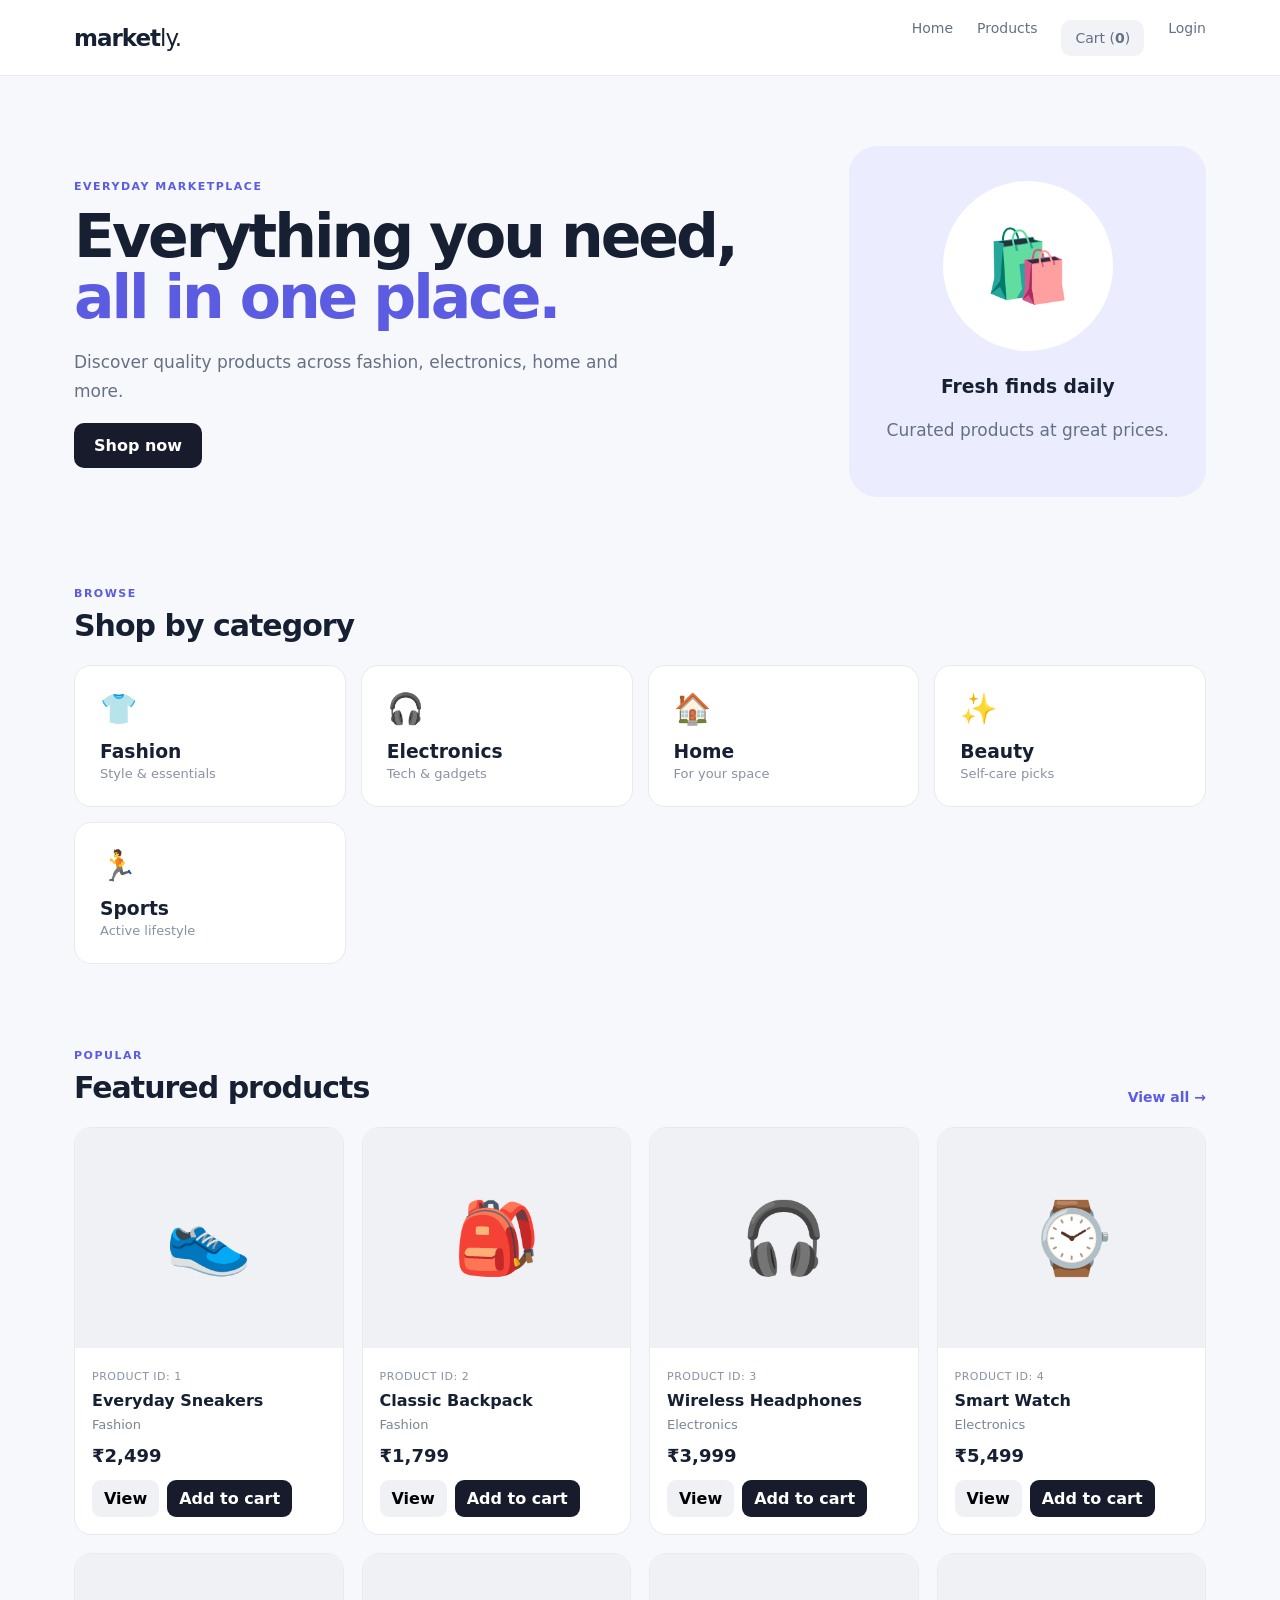
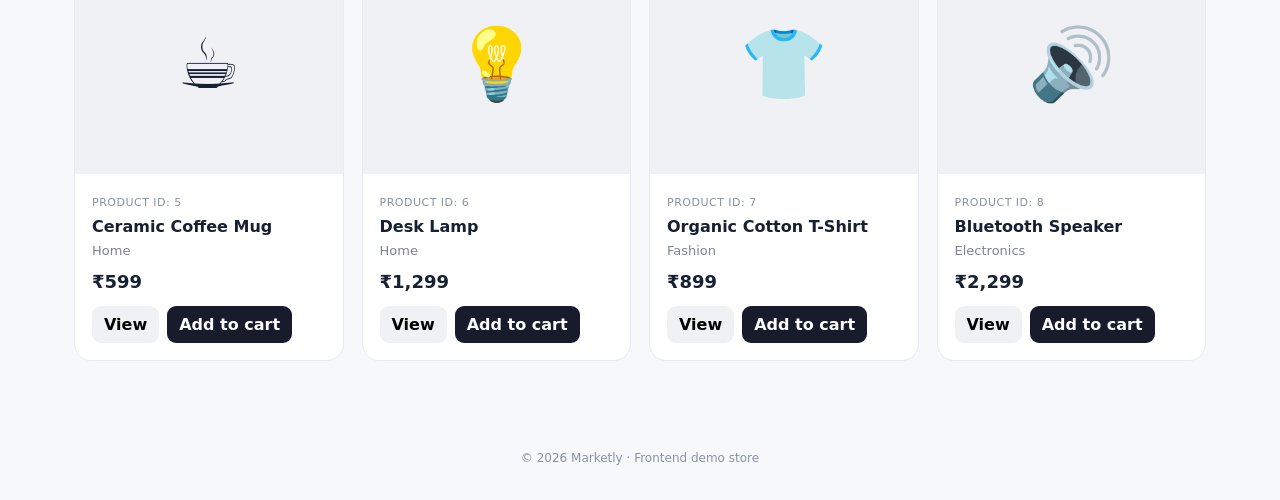
<file: index.html>
<!DOCTYPE html>
<html lang="en">
<head><meta charset="UTF-8"><meta name="viewport" content="width=device-width,initial-scale=1.0">
<title>Marketly - Home</title><link rel="stylesheet" href="css/style.css">
<script src='https://cdn.c360a.salesforce.com/beacon/c360a/70d3a9cb-b0b5-4508-a730-c680a7f2ce07/scripts/c360a.min.js'></script>
</head>
<body>
<div id="header"></div>
<main>
<section class="hero"><div><span class="eyebrow">EVERYDAY MARKETPLACE</span><h1>Everything you need,<br><span>all in one place.</span></h1><p>Discover quality products across fashion, electronics, home and more.</p><a class="btn" href="products.html">Shop now</a></div><div class="hero-card"><div class="hero-circle">🛍️</div><h3>Fresh finds daily</h3><p>Curated products at great prices.</p></div></section>
<section class="section"><div class="section-head"><div><span class="eyebrow">BROWSE</span><h2>Shop by category</h2></div></div><div id="categories" class="category-grid"></div></section>
<section class="section"><div class="section-head"><div><span class="eyebrow">POPULAR</span><h2>Featured products</h2></div><a href="products.html" class="text-link">View all →</a></div><div id="featured" class="product-grid"></div></section>
</main><div id="footer"></div><script src="js/data.js"></script><script src="js/app.js"></script></body></html>
</file>
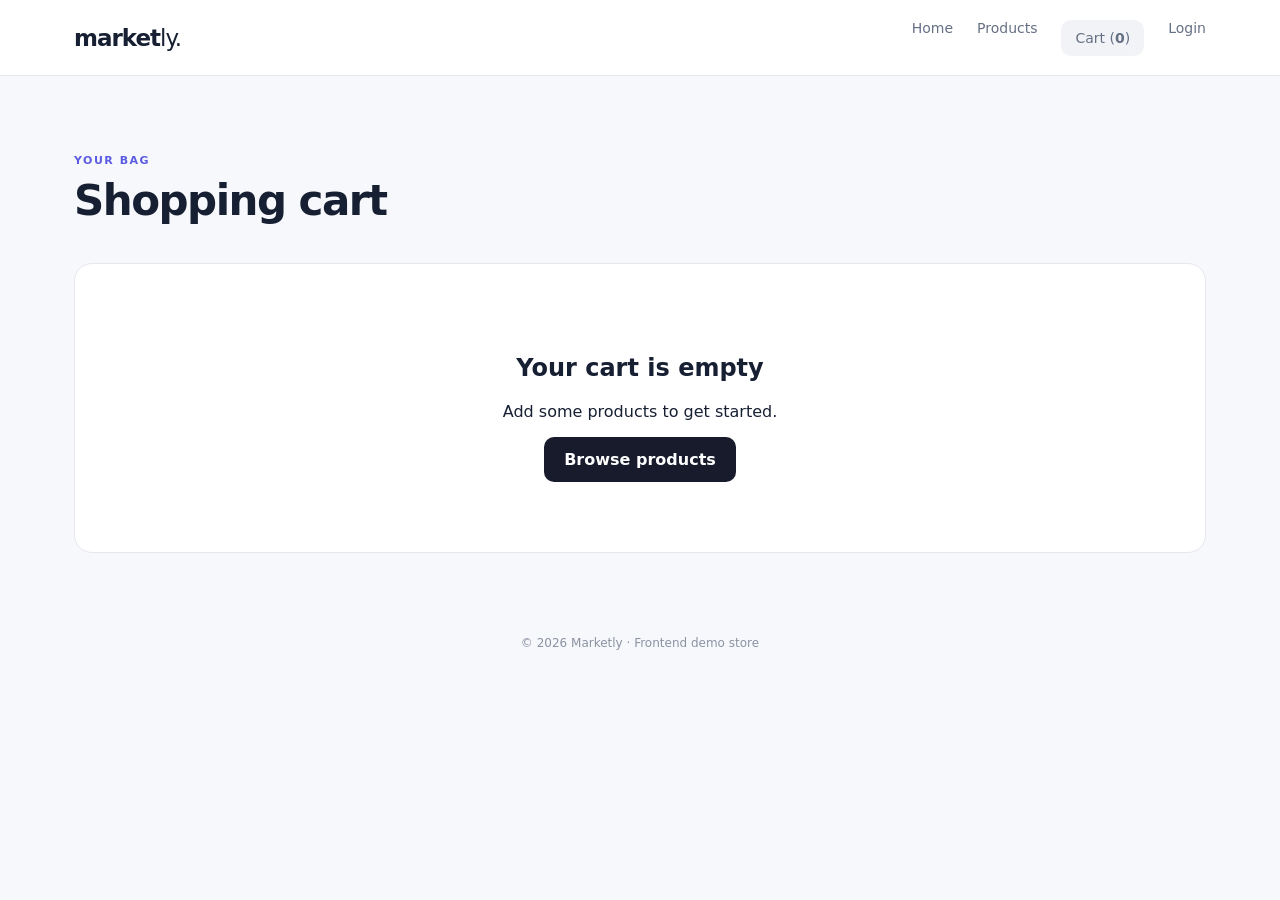
<file: cart.html>
<!DOCTYPE html>
<html lang="en">

<head>
    <meta charset="UTF-8">
    <meta name="viewport" content="width=device-width,initial-scale=1.0">
    <title>Marketly - Cart</title>
    <script src='https://cdn.c360a.salesforce.com/beacon/c360a/70d3a9cb-b0b5-4508-a730-c680a7f2ce07/scripts/c360a.min.js'></script>

    <link rel="stylesheet" href="css/style.css">
</head>

<body>
    <div id="header"></div>
    <main class="container">
        <div class="page-title"><span class="eyebrow">YOUR BAG</span>
            <h1>Shopping cart</h1>
        </div>
        <div id="cartContent"></div>
    </main>
    <div id="footer"></div>
    <script src="js/data.js"></script>
    <script src="js/app.js"></script>
    <script>window.addEventListener('DOMContentLoaded', () => renderCart())</script>
</body>

</html>
</file>
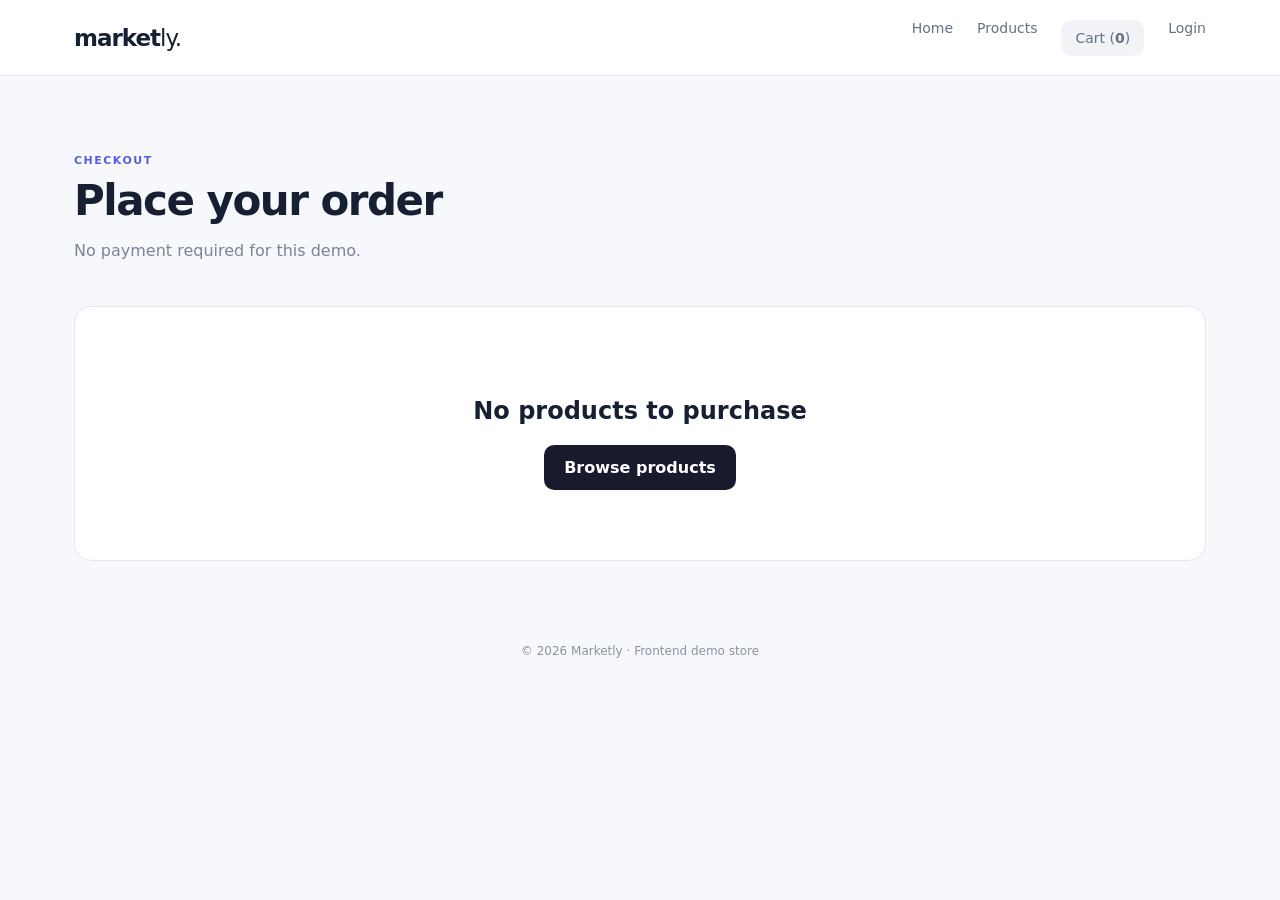
<file: checkout.html>
<!DOCTYPE html>
<html lang="en">

<head>
    <meta charset="UTF-8">
    <meta name="viewport" content="width=device-width,initial-scale=1.0">
    <title>Marketly - Purchase</title>
    <script src='https://cdn.c360a.salesforce.com/beacon/c360a/70d3a9cb-b0b5-4508-a730-c680a7f2ce07/scripts/c360a.min.js'></script>

    <link rel="stylesheet" href="css/style.css">
</head>

<body>
    <div id="header"></div>
    <main class="container">
        <div class="page-title"><span class="eyebrow">CHECKOUT</span>
            <h1>Place your order</h1>
            <p>No payment required for this demo.</p>
        </div>
        <div id="checkoutContent"></div>
    </main>
    <div id="footer"></div>
    <script src="js/data.js"></script>
    <script src="js/app.js"></script>
    <script>window.addEventListener('DOMContentLoaded', () => renderCheckout())</script>
</body>

</html>
</file>
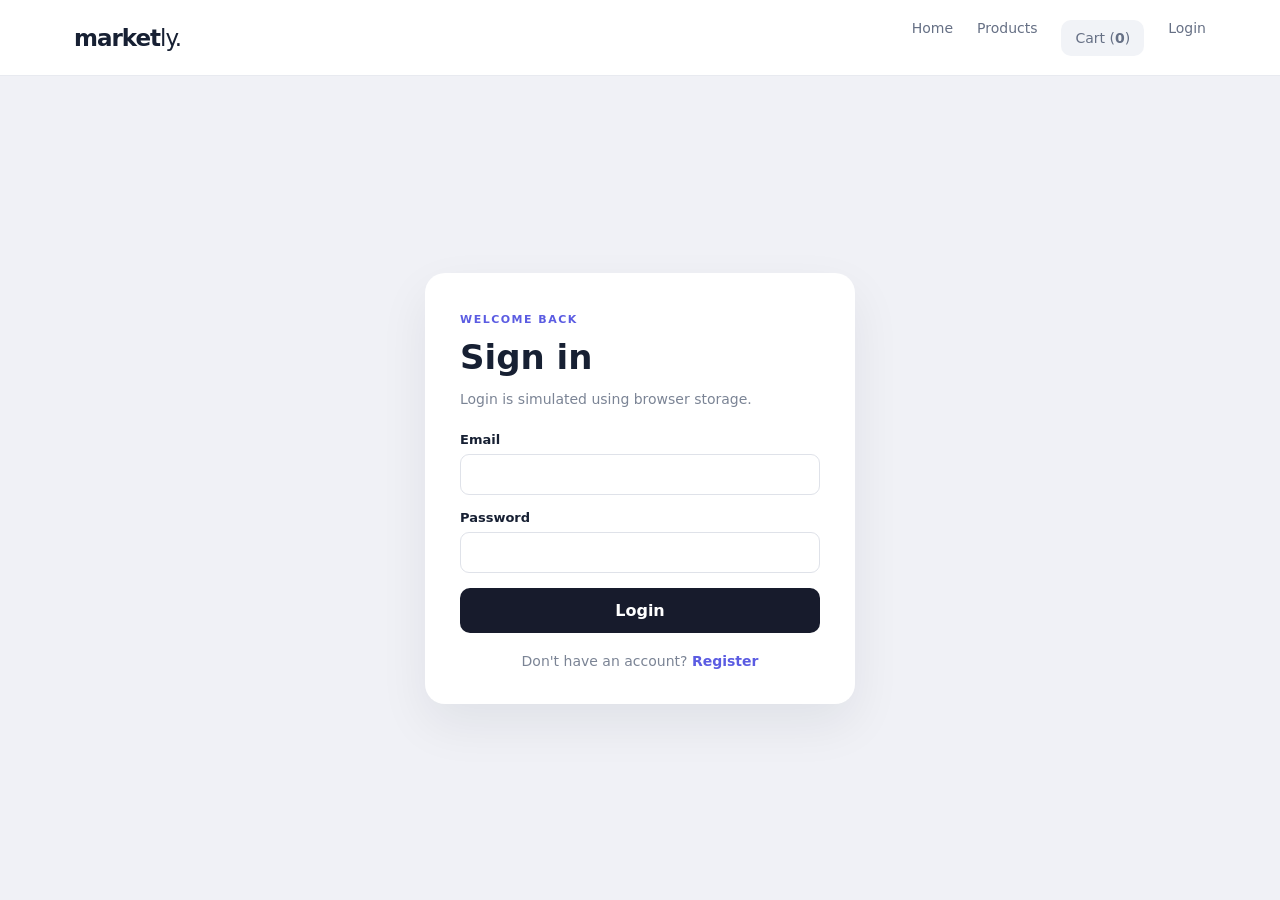
<file: login.html>
<!DOCTYPE html>
<html lang="en">

<head>
    <meta charset="UTF-8">
    <meta name="viewport" content="width=device-width,initial-scale=1.0">
    <title>Marketly - Login</title>
    <script src='https://cdn.c360a.salesforce.com/beacon/c360a/70d3a9cb-b0b5-4508-a730-c680a7f2ce07/scripts/c360a.min.js'></script>

    <link rel="stylesheet" href="css/style.css">
</head>

<body class="auth-bg">
    <div id="header"></div>
    <main class="auth-wrap">
        <form id="loginForm" class="auth-card"><span class="eyebrow">WELCOME BACK</span>
            <h1>Sign in</h1>
            <p>Login is simulated using browser storage.</p><label>Email<input id="email" type="email"
                    required></label><label>Password<input id="password" type="password" required></label><button
                class="btn full" type="submit">Login</button>
            <p class="auth-foot">Don't have an account? <a href="register.html">Register</a></p>
        </form>
    </main>
    <script src="js/data.js"></script>
    <script src="js/app.js"></script>
    <script>window.addEventListener('DOMContentLoaded', () => initLogin())</script>
</body>

</html>
</file>
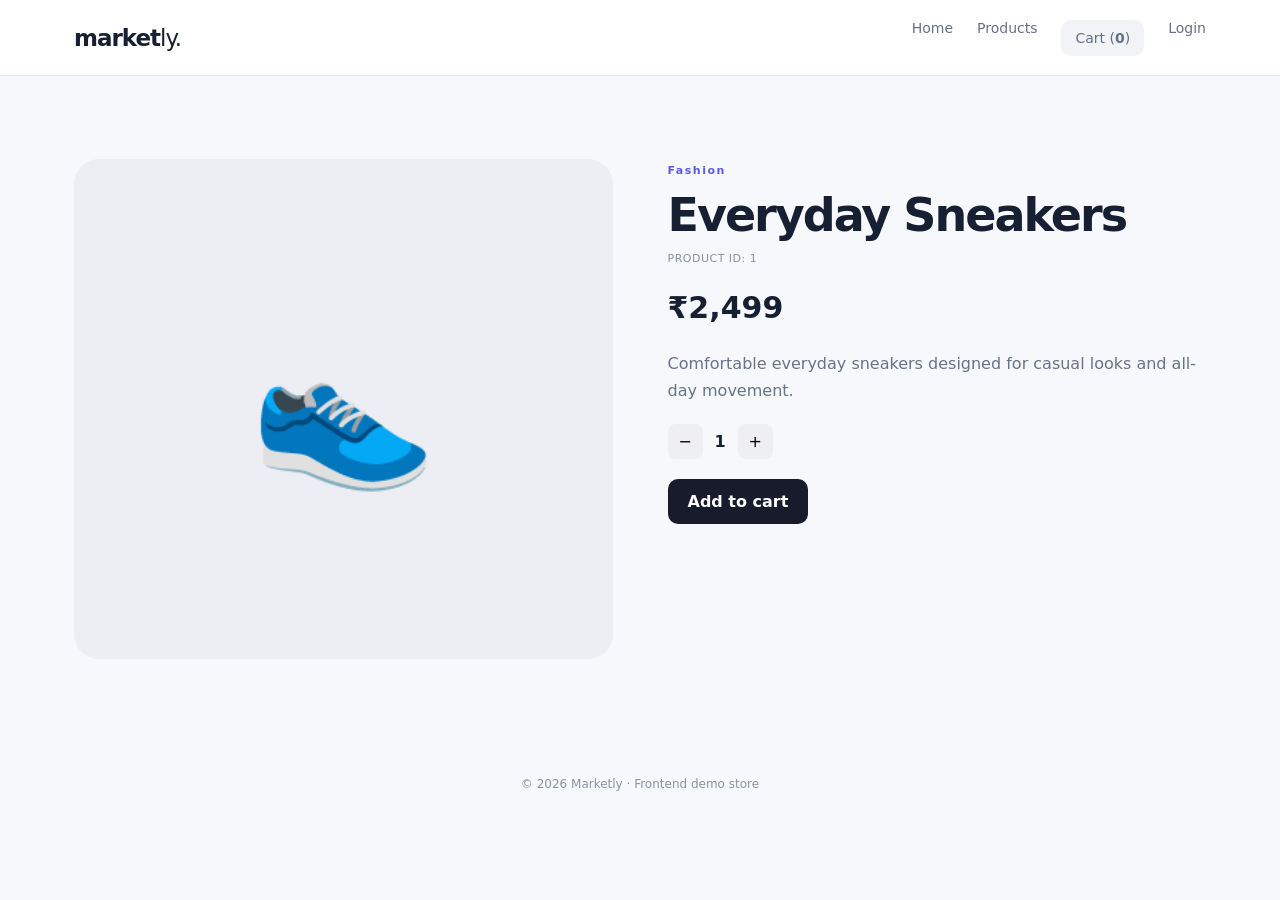
<file: product.html>
<!DOCTYPE html>
<html lang="en">

<head>
    <meta charset="UTF-8">
    <meta name="viewport" content="width=device-width,initial-scale=1.0">
    <title>Marketly - Product</title>
    <script src='https://cdn.c360a.salesforce.com/beacon/c360a/70d3a9cb-b0b5-4508-a730-c680a7f2ce07/scripts/c360a.min.js'></script>

    <link rel="stylesheet" href="css/style.css">
</head>

<body>
    <div id="header"></div>
    <main class="container">
        <div id="productDetail"></div>
    </main>
    <div id="footer"></div>
    <script src="js/data.js"></script>
    <script src="js/app.js"></script>
    <script>window.addEventListener('DOMContentLoaded', () => initProductDetail())</script>
</body>

</html>
</file>
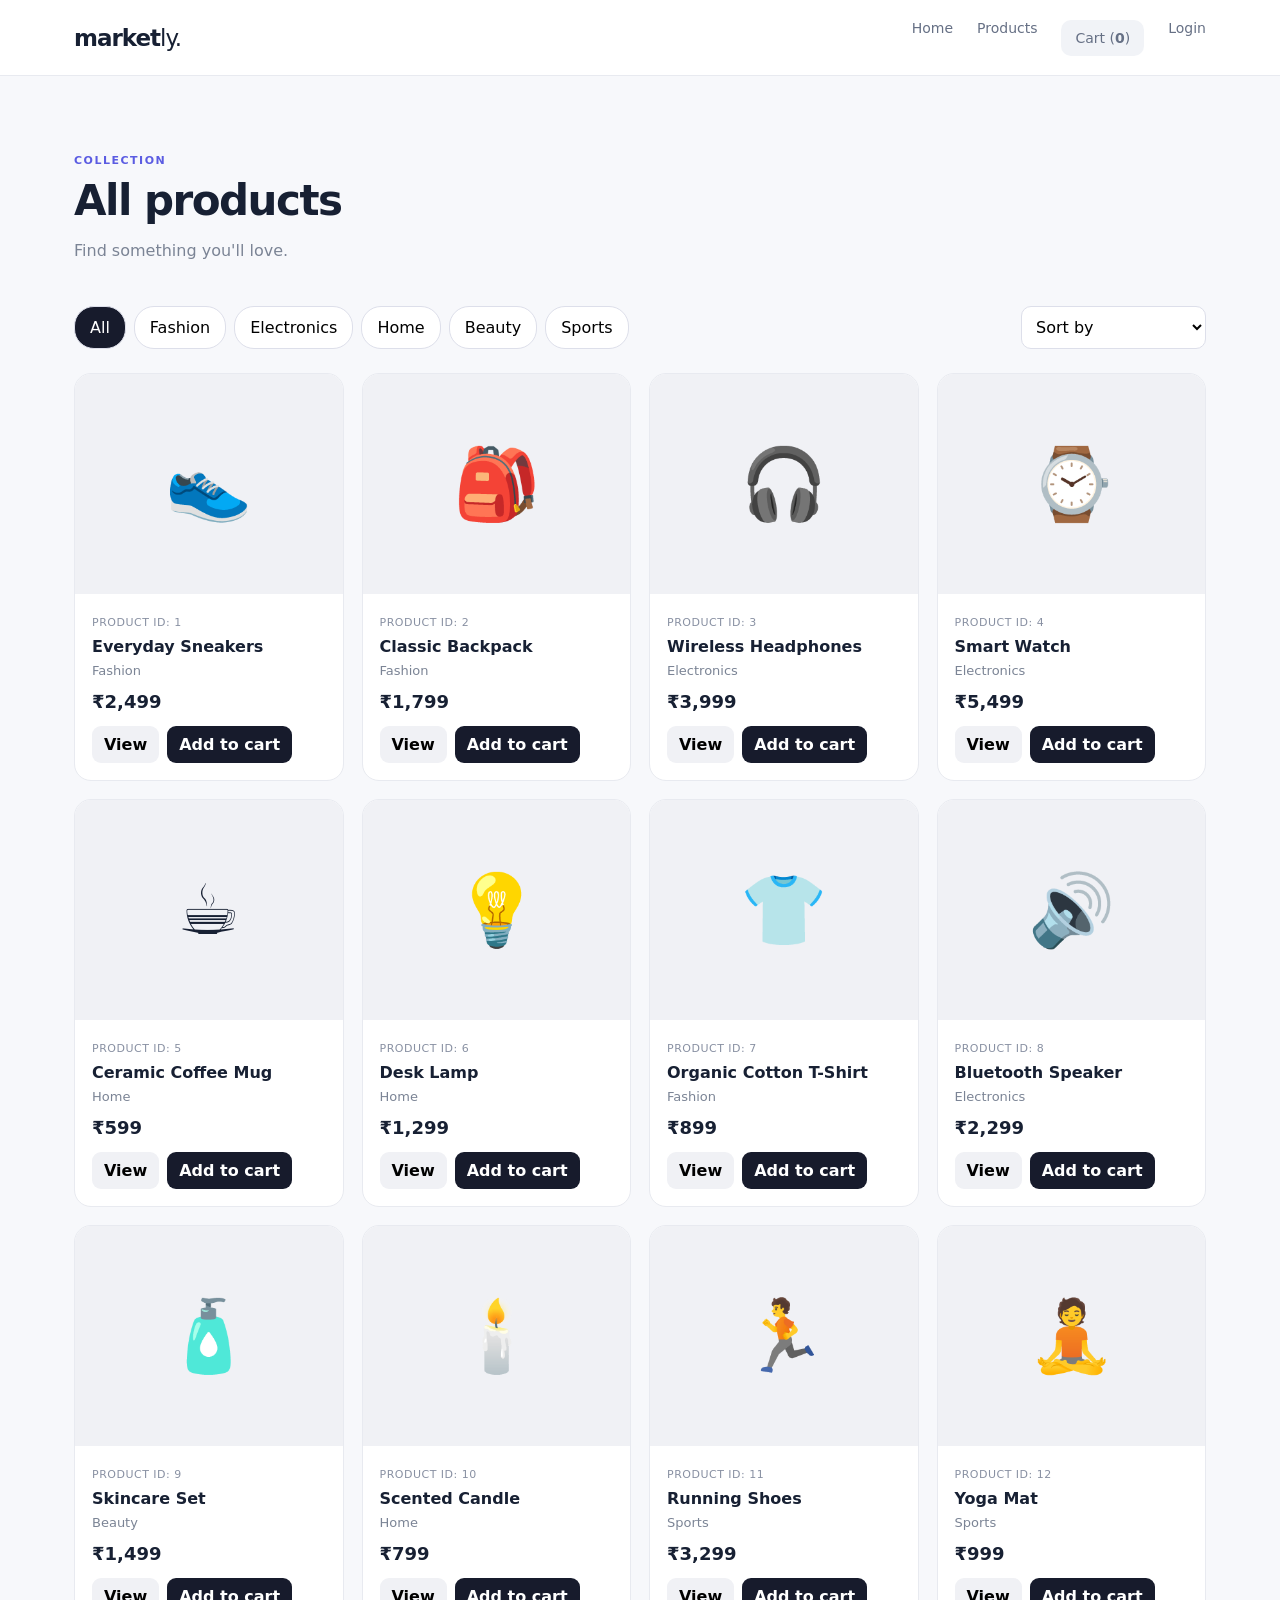
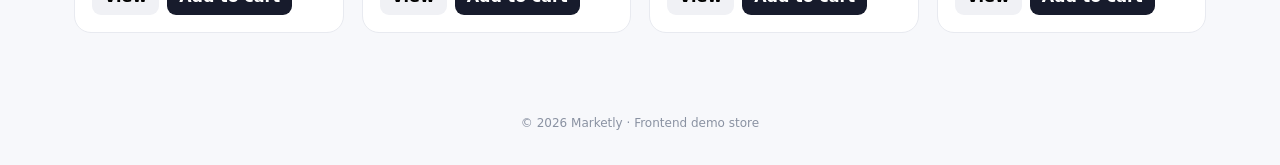
<file: products.html>
<!DOCTYPE html>
<html lang="en">

<head>
    <meta charset="UTF-8">
    <meta name="viewport" content="width=device-width,initial-scale=1.0">
    <title>Marketly - Products</title>
    <script src='https://cdn.c360a.salesforce.com/beacon/c360a/70d3a9cb-b0b5-4508-a730-c680a7f2ce07/scripts/c360a.min.js'></script>

    <link rel="stylesheet" href="css/style.css">
</head>

<body>
    <div id="header"></div>
    <main class="container">
        <div class="page-title"><span class="eyebrow">COLLECTION</span>
            <h1>All products</h1>
            <p>Find something you'll love.</p>
        </div>
        <div class="toolbar">
            <div id="categoryFilters" class="filters"></div><select id="sort">
                <option value="default">Sort by</option>
                <option value="low">Price: Low to high</option>
                <option value="high">Price: High to low</option>
                <option value="name">Name</option>
            </select>
        </div>
        <div id="productList" class="product-grid"></div>
    </main>
    <div id="footer"></div>
    <script src="js/data.js"></script>
    <script src="js/app.js"></script>
    <script>window.addEventListener('DOMContentLoaded', () => initProducts())</script>
</body>

</html>
</file>
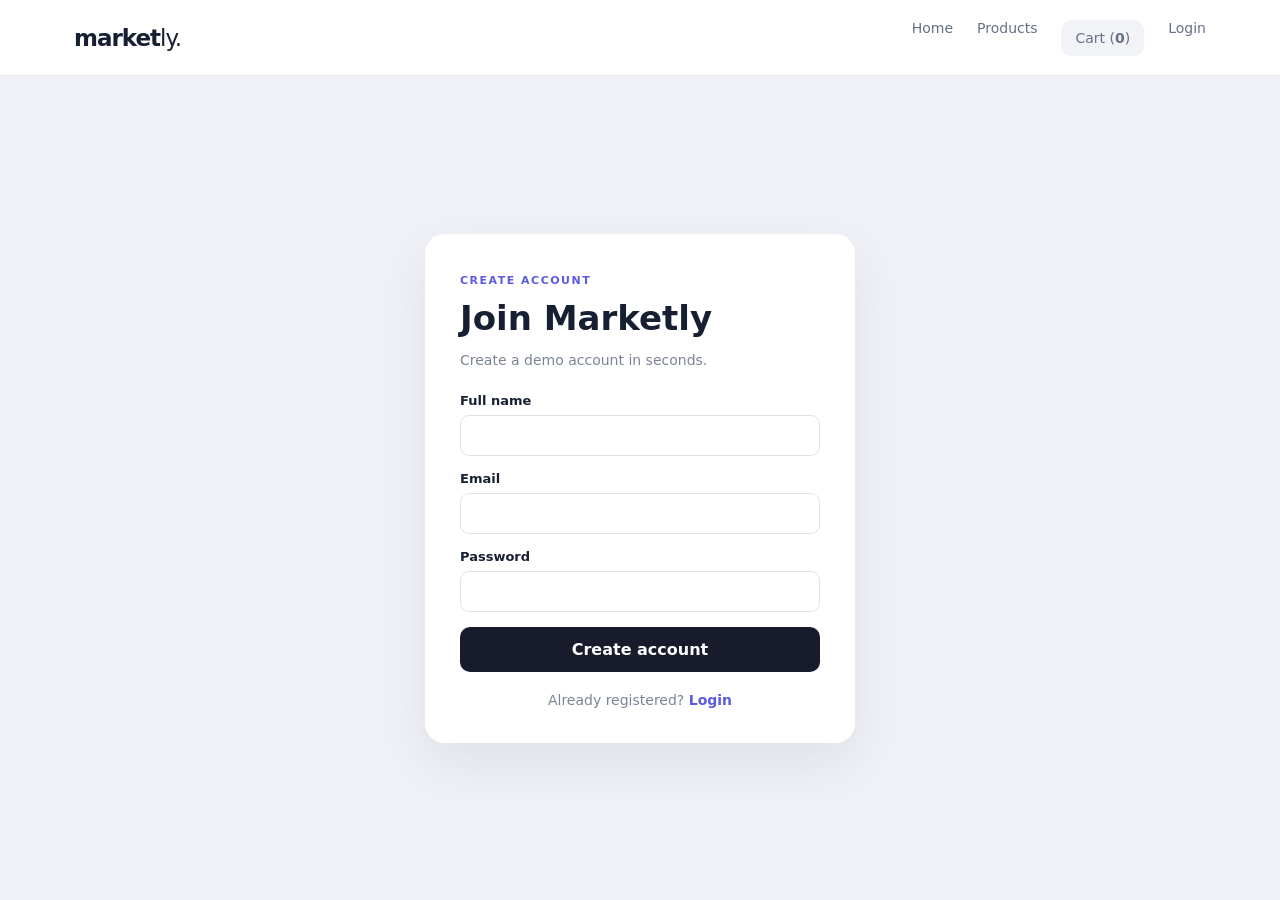
<file: register.html>
<!DOCTYPE html>
<html lang="en">

<head>
    <meta charset="UTF-8">
    <meta name="viewport" content="width=device-width,initial-scale=1.0">
    <title>Marketly - Register</title>
    <script src='https://cdn.c360a.salesforce.com/beacon/c360a/70d3a9cb-b0b5-4508-a730-c680a7f2ce07/scripts/c360a.min.js'></script>

    <link rel="stylesheet" href="css/style.css">
</head>

<body class="auth-bg">
    <div id="header"></div>
    <main class="auth-wrap">
        <form id="registerForm" class="auth-card"><span class="eyebrow">CREATE ACCOUNT</span>
            <h1>Join Marketly</h1>
            <p>Create a demo account in seconds.</p><label>Full name<input id="name" required></label><label>Email<input
                    id="email" type="email" required></label><label>Password<input id="password" type="password"
                    minlength="4" required></label><button class="btn full" type="submit">Create account</button>
            <p class="auth-foot">Already registered? <a href="login.html">Login</a></p>
        </form>
    </main>
    <script src="js/data.js"></script>
    <script src="js/app.js"></script>
    <script>window.addEventListener('DOMContentLoaded', () => initRegister())</script>
</body>

</html>
</file>
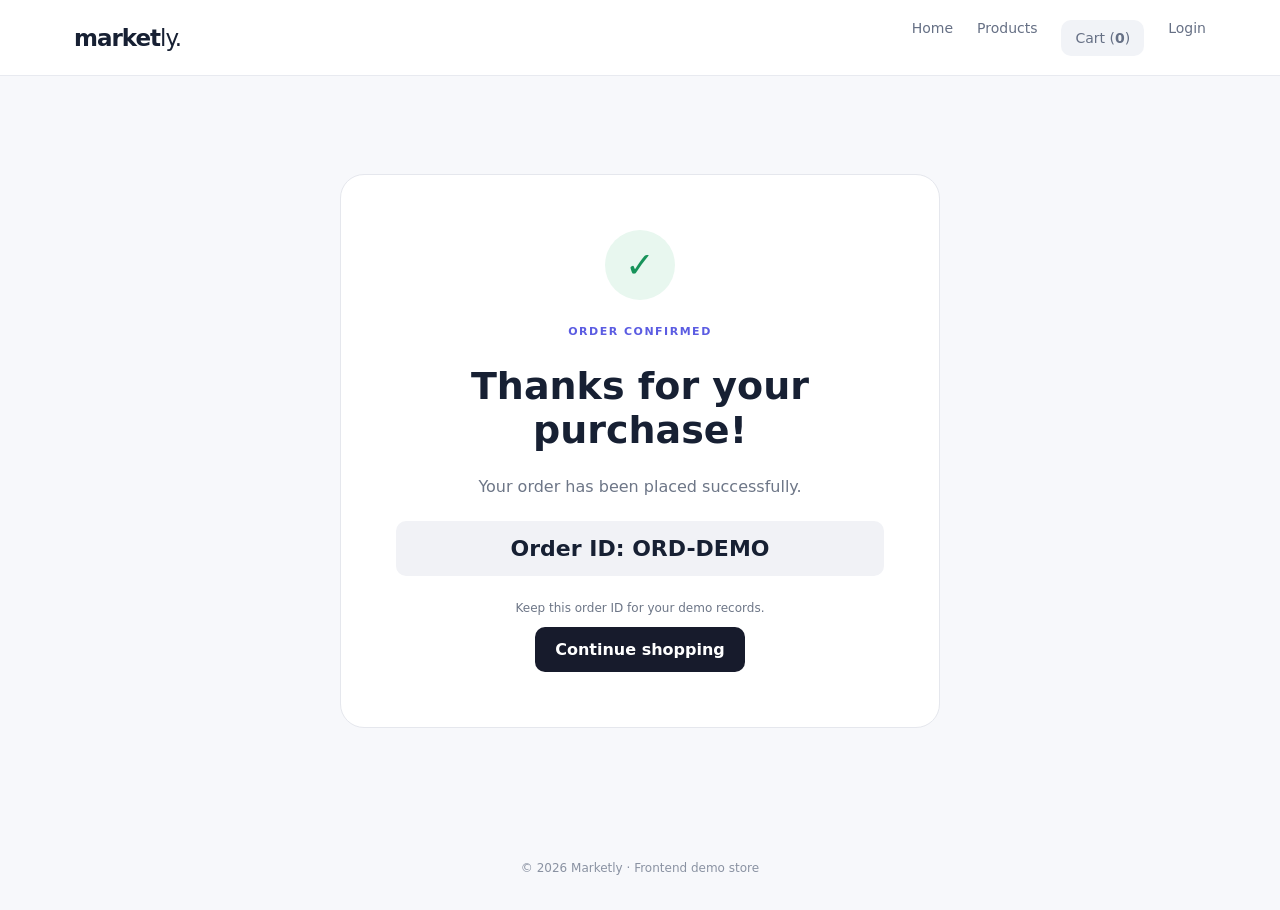
<file: success.html>
<!DOCTYPE html>
<html lang="en">

<head>
    <meta charset="UTF-8">
    <meta name="viewport" content="width=device-width,initial-scale=1.0">
    <title>Marketly - Order Confirmed</title>
    <script src='https://cdn.c360a.salesforce.com/beacon/c360a/70d3a9cb-b0b5-4508-a730-c680a7f2ce07/scripts/c360a.min.js'></script>

    <link rel="stylesheet" href="css/style.css">
</head>

<body>
    <div id="header"></div>
    <main class="success-wrap">
        <div class="success-card">
            <div class="success-icon">✓</div><span class="eyebrow">ORDER CONFIRMED</span>
            <h1>Thanks for your purchase!</h1>
            <p>Your order has been placed successfully.</p>
            <div class="order-number" id="orderId"></div>
            <p class="muted">Keep this order ID for your demo records.</p><a class="btn" href="products.html">Continue
                shopping</a>
        </div>
    </main>
    <div id="footer"></div>
    <script src="js/data.js"></script>
    <script src="js/app.js"></script>
    <script>window.addEventListener('DOMContentLoaded', () => initSuccess())</script>
</body>

</html>
</file>
<file: css/style.css>
*{box-sizing:border-box}body{margin:0;font-family:Inter,ui-sans-serif,system-ui,-apple-system,Segoe UI,sans-serif;color:#172033;background:#f7f8fb}a{text-decoration:none;color:inherit}button,input,select{font:inherit}.container{max-width:1180px;margin:auto;padding:48px 24px}.site-header{height:76px;background:#fff;border-bottom:1px solid #e8eaf0;display:flex;align-items:center;position:sticky;top:0;z-index:10}.nav{max-width:1180px;width:100%;margin:auto;padding:0 24px;display:flex;align-items:center;gap:30px}.logo{font-size:23px;font-weight:900;letter-spacing:-1px}.logo span{font-weight:500}.nav-links{display:flex;gap:24px;margin-left:auto}.nav-links a{color:#667085;font-size:14px}.nav-links a:hover{color:#111827}.cart-link{background:#f1f3f7;padding:10px 14px;border-radius:10px}.cart-count{font-weight:800}.mobile-menu{display:none}.hero{max-width:1180px;margin:0 auto;padding:70px 24px 60px;display:grid;grid-template-columns:1.35fr .65fr;gap:35px;align-items:center}.hero h1{font-size:60px;line-height:1.02;letter-spacing:-3px;margin:12px 0 20px}.hero h1 span{color:#5b5ce2}.hero p{font-size:17px;color:#667085;max-width:580px;line-height:1.7}.eyebrow{font-size:11px;font-weight:800;letter-spacing:1.5px;color:#5b5ce2}.hero-card{background:#ececff;border-radius:28px;padding:35px;text-align:center}.hero-circle{height:170px;width:170px;border-radius:50%;background:#fff;display:grid;place-items:center;font-size:70px;margin:0 auto 25px}.section{max-width:1180px;margin:auto;padding:25px 24px 55px}.section-head{display:flex;align-items:end;justify-content:space-between;margin-bottom:22px}.section h2{font-size:30px;margin:7px 0 0;letter-spacing:-1px}.text-link{font-weight:700;font-size:14px;color:#5b5ce2}.category-grid{display:grid;grid-template-columns:repeat(4,1fr);gap:15px}.category{background:#fff;border:1px solid #e8eaf0;border-radius:17px;padding:25px;cursor:pointer;transition:.2s}.category:hover{transform:translateY(-3px);box-shadow:0 10px 25px #1118270d}.cat-icon{font-size:30px}.category h3{margin:15px 0 4px}.category p{margin:0;color:#8991a3;font-size:13px}.product-grid{display:grid;grid-template-columns:repeat(4,1fr);gap:18px}.product-card{background:#fff;border:1px solid #e8eaf0;border-radius:17px;overflow:hidden}.product-image{height:220px;background:#f0f1f5;display:grid;place-items:center;font-size:70px;cursor:pointer}.product-body{padding:17px}.product-body h3{font-size:16px;margin:7px 0}.product-body p{color:#7b8495;font-size:13px;margin:5px 0 13px}.product-id{font-size:11px;color:#8991a3;letter-spacing:.5px}.price{font-size:18px;font-weight:850}.card-actions{display:flex;gap:8px;margin-top:14px}.small-btn{border:0;background:#f0f1f5;border-radius:9px;padding:9px 12px;cursor:pointer;font-weight:700}.small-btn.primary{background:#171b2c;color:white}.page-title{padding:25px 0 30px}.page-title h1{font-size:42px;letter-spacing:-1.5px;margin:8px 0}.page-title p{color:#7b8495}.toolbar{display:flex;justify-content:space-between;gap:15px;margin-bottom:24px}.filters{display:flex;gap:8px;flex-wrap:wrap}.filter{border:1px solid #dddfea;background:#fff;border-radius:20px;padding:9px 15px;cursor:pointer}.filter.active{background:#171b2c;color:#fff}.toolbar select{border:1px solid #dddfea;border-radius:10px;padding:10px;background:#fff}.detail{display:grid;grid-template-columns:1fr 1fr;gap:55px;padding:35px 0}.detail-image{min-height:500px;background:#eceef3;border-radius:25px;display:grid;place-items:center;font-size:150px}.detail h1{font-size:46px;letter-spacing:-2px;margin:10px 0}.detail .description{color:#697386;line-height:1.7}.detail-price{font-size:30px;font-weight:900;margin:25px 0}.qty{display:flex;align-items:center;gap:12px;margin:20px 0}.qty button{border:0;background:#eeeef3;width:35px;height:35px;border-radius:8px;cursor:pointer}.btn{display:inline-block;background:#171b2c;color:#fff;border:0;padding:13px 20px;border-radius:10px;font-weight:800;cursor:pointer}.btn.full{width:100%}.cart-layout,.checkout-layout{display:grid;grid-template-columns:1fr 350px;gap:25px}.cart-item{background:#fff;border:1px solid #e5e7ed;border-radius:15px;padding:16px;display:flex;align-items:center;gap:17px;margin-bottom:12px}.cart-thumb{height:80px;width:80px;background:#f0f1f5;border-radius:12px;display:grid;place-items:center;font-size:34px}.cart-info{flex:1}.cart-info h3{margin:3px 0}.summary{background:#fff;border:1px solid #e5e7ed;border-radius:16px;padding:22px;height:max-content}.summary h3{margin-top:0}.row{display:flex;justify-content:space-between;margin:14px 0;color:#667085}.row.total{border-top:1px solid #eee;padding-top:15px;color:#172033;font-weight:900;font-size:18px}.empty{text-align:center;background:#fff;padding:70px 20px;border-radius:18px;border:1px solid #e5e7ed}.auth-bg{background:#f0f1f6}.auth-wrap{min-height:calc(100vh - 76px);display:grid;place-items:center;padding:40px}.auth-card{width:100%;max-width:430px;background:#fff;padding:35px;border-radius:20px;box-shadow:0 20px 50px #11182712}.auth-card h1{font-size:34px;margin:10px 0}.auth-card>p{color:#7b8495;font-size:14px;margin-bottom:25px}.auth-card label{display:block;font-weight:700;font-size:13px;margin:15px 0}.auth-card input{width:100%;margin-top:7px;padding:12px;border:1px solid #dfe2e9;border-radius:9px;outline:none}.auth-card input:focus{border-color:#5b5ce2}.auth-foot{text-align:center!important;margin:20px 0 0!important}.auth-foot a{color:#5b5ce2;font-weight:800}.success-wrap{min-height:calc(100vh - 150px);display:grid;place-items:center;padding:50px 20px}.success-card{text-align:center;background:#fff;border:1px solid #e5e7ed;border-radius:24px;padding:55px;max-width:600px}.success-icon{height:70px;width:70px;border-radius:50%;background:#e8f7ef;color:#17935a;display:grid;place-items:center;font-size:35px;font-weight:900;margin:0 auto 20px}.success-card h1{font-size:38px}.success-card p{color:#6d7687}.order-number{font-size:22px;font-weight:900;background:#f1f2f6;padding:15px;border-radius:10px;margin:25px 0}.muted{font-size:12px!important}.site-footer{text-align:center;padding:35px;color:#8a92a2;font-size:12px}@media(max-width:800px){.nav-links{display:none}.mobile-menu{display:block;margin-left:auto}.hero{grid-template-columns:1fr;padding-top:45px}.hero h1{font-size:43px}.category-grid,.product-grid{grid-template-columns:repeat(2,1fr)}.detail,.cart-layout,.checkout-layout{grid-template-columns:1fr}.detail-image{min-height:300px}.toolbar{align-items:start;flex-direction:column}}@media(max-width:500px){.category-grid,.product-grid{grid-template-columns:1fr}.nav{padding:0 15px}.container,.section,.hero{padding-left:15px;padding-right:15px}.product-image{height:190px}}
</file>
